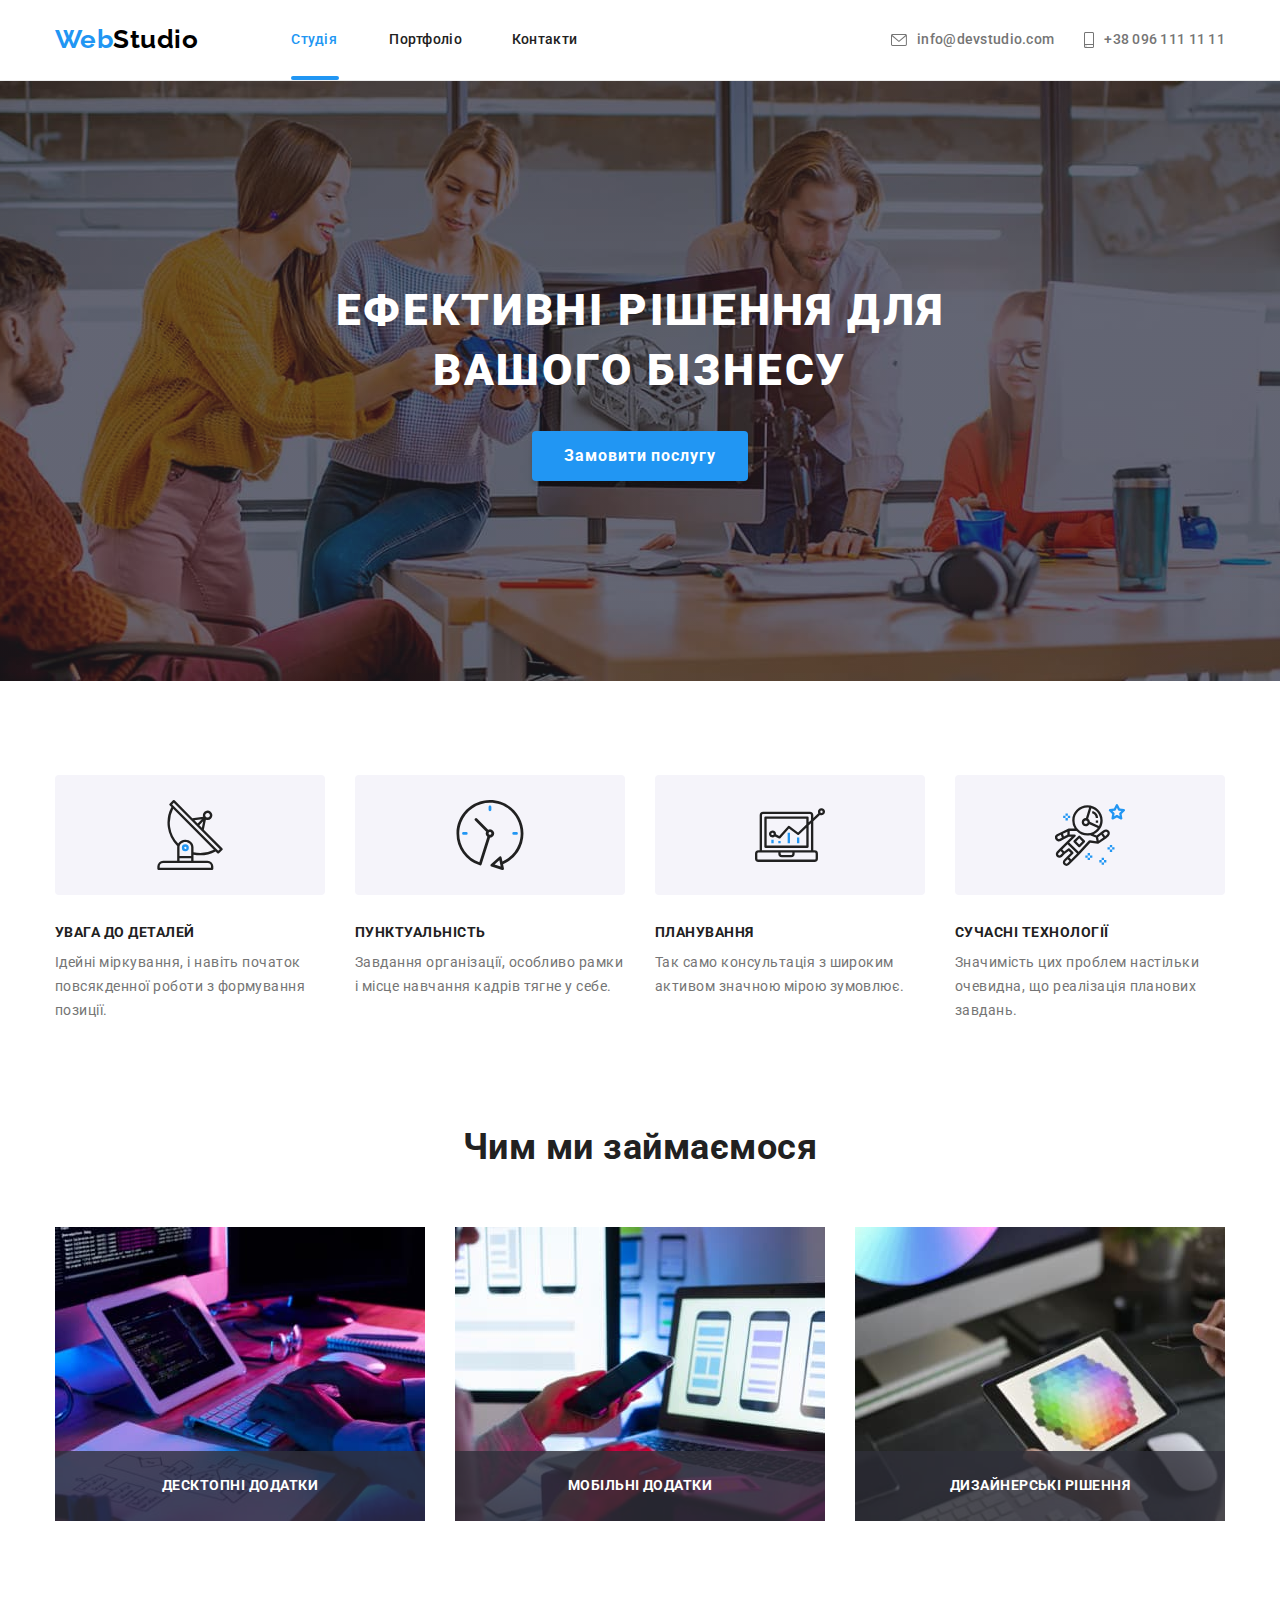
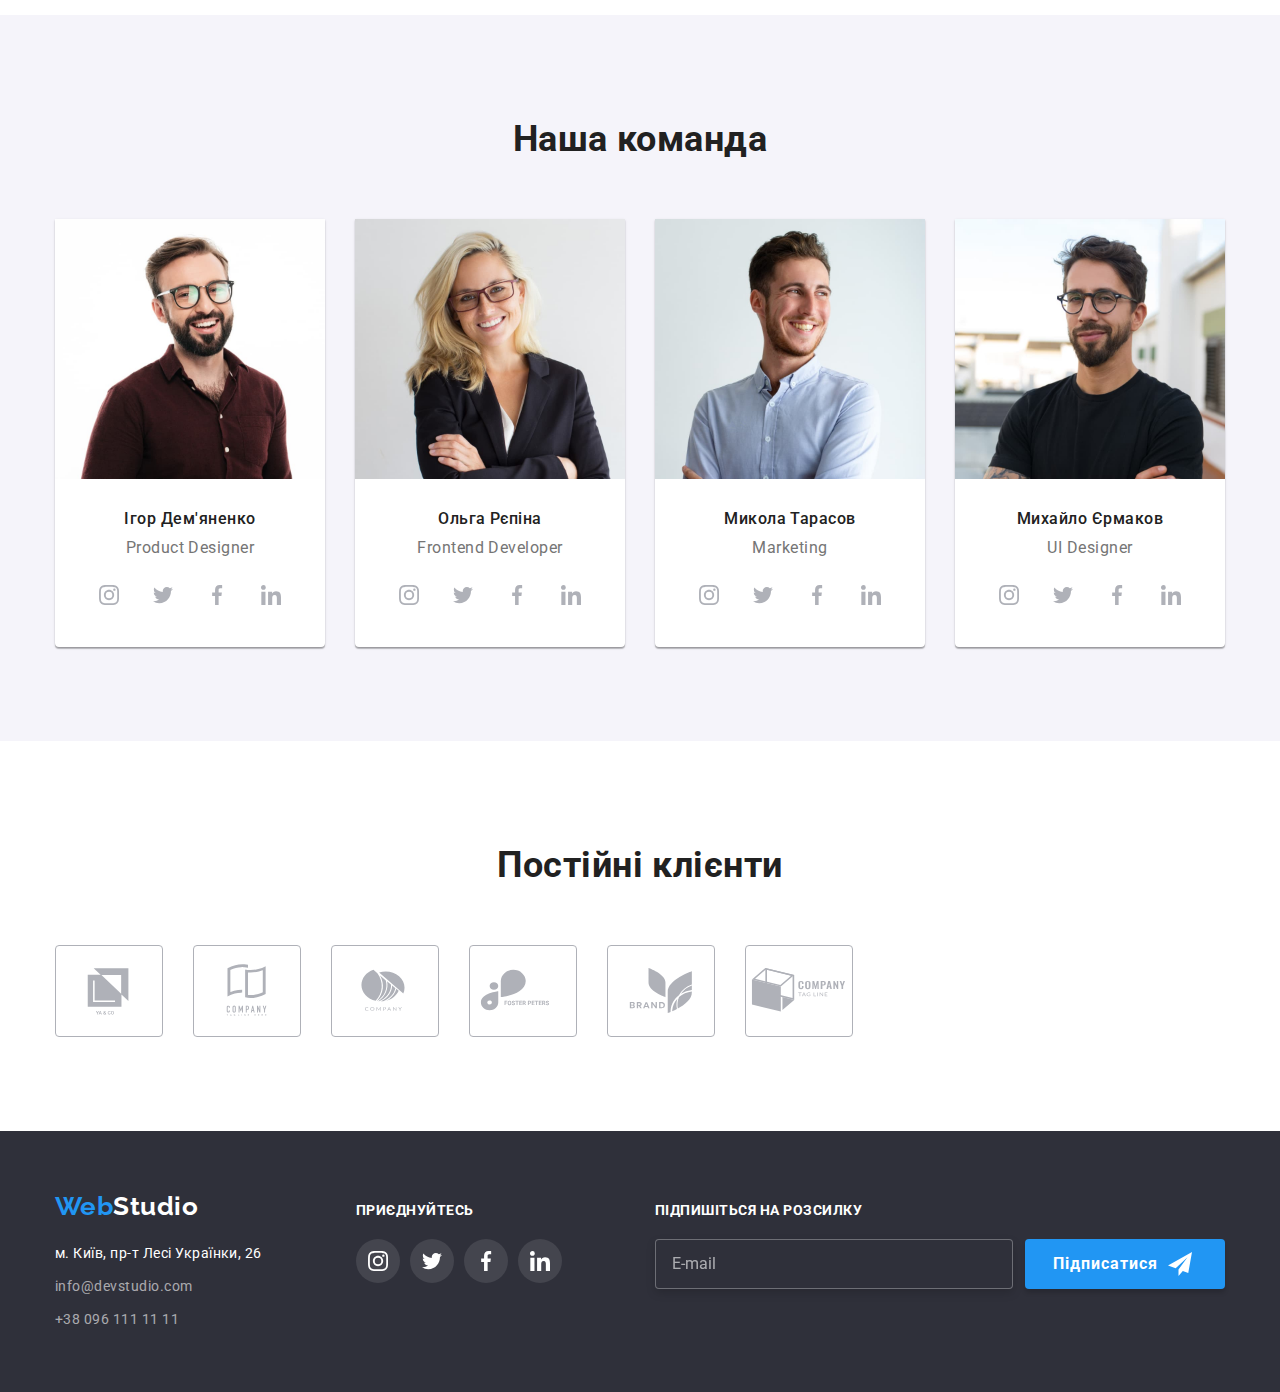
<file: index.html>
<!DOCTYPE html>
<html lang="uk">
  <head>
    <meta charset="UTF-8" />
    <meta http-equiv="X-UA-Compatible" content="IE=edge" />
    <meta name="viewport" content="width=device-width, initial-scale=1.0" />
    <title>Студія</title>
    <link rel="preconnect" href="https://fonts.googleapis.com" />
    <link rel="preconnect" href="https://fonts.gstatic.com" crossorigin />
    <link
      href="https://fonts.googleapis.com/css2?family=Raleway:wght@700&family=Roboto:wght@400;500;700;900&display=swap"
      rel="stylesheet"
    />
    <link
      rel="stylesheet"
      href="https://cdnjs.cloudflare.com/ajax/libs/modern-normalize/1.1.0/modern-normalize.min.css"
    />
    <link rel="stylesheet" href="./css/styles.css" />
  </head>
  <body>
    <header class="page-header">
      <div class="container main-nav">
        <nav class="header-nav">
          <a href="./index.html" class="logo link"
            >Web<span class="accent">Studio</span></a
          >
          <ul class="site-nav list">
            <li class="item">
              <a href="./index.html" class="link current">Студія</a>
            </li>
            <li class="item">
              <a href="./portfolio.html" class="link">Портфоліо</a>
            </li>
            <li class="item">
              <a href="#" class="link">Контакти</a>
            </li>
          </ul>
        </nav>
        <ul class="contacts-nav list">
          <li class="item">
            <a href="#" class="link">
              <svg class="contact-icon" width="16" height="12">
                <use href="./images/icons.svg#icon-envelope"></use>
              </svg>
              info@devstudio.com</a
            >
          </li>
          <li class="item">
            <a href="#" class="link">
              <svg class="contact-icon" width="10" height="16">
                <use href="./images/icons.svg#icon-smartphone"></use>
              </svg>
              +38 096 111 11 11</a
            >
          </li>
        </ul>
      </div>
    </header>
    <main>
      <section class="hero section">
        <div class="container">
          <h1 class="hero-title">Ефективні рішення для вашого бізнесу</h1>
          <button type="button" class="hero-button" data-modal-open>
            Замовити послугу
          </button>
        </div>
      </section>
      <section class="features section">
        <div class="container">
          <h2 class="title visually-hidden">Наші переваги</h2>
          <ul class="list">
            <li class="feature-item">
              <div class="feature-image">
                <svg width="70" height="70">
                  <use href="./images/icons.svg#icon-antenna"></use>
                </svg>
              </div>
              <h3 class="subtitle">Увага до деталей</h3>
              <p class="desc">
                Ідейні міркування, і навіть початок повсякденної роботи з
                формування позиції.
              </p>
            </li>
            <li class="feature-item">
              <div class="feature-image">
                <svg width="70" height="70">
                  <use href="./images/icons.svg#icon-clock"></use>
                </svg>
              </div>
              <h3 class="subtitle">Пунктуальність</h3>
              <p class="desc">
                Завдання організації, особливо рамки і місце навчання кадрів
                тягне у себе.
              </p>
            </li>
            <li class="feature-item">
              <div class="feature-image">
                <svg width="70" height="70">
                  <use href="./images/icons.svg#icon-diagram"></use>
                </svg>
              </div>
              <h3 class="subtitle">Планування</h3>
              <p class="desc">
                Так само консультація з широким активом значною мірою зумовлює.
              </p>
            </li>
            <li class="feature-item">
              <div class="feature-image">
                <svg width="70" height="70">
                  <use href="./images/icons.svg#icon-astronaut"></use>
                </svg>
              </div>
              <h3 class="subtitle">Сучасні технології</h3>
              <p class="desc">
                Значимість цих проблем настільки очевидна, що реалізація
                планових завдань.
              </p>
            </li>
          </ul>
        </div>
      </section>
      <section class="work section">
        <div class="container">
          <h2 class="title">Чим ми займаємося</h2>
          <ul class="list">
            <li class="work-item">
              <img
                src="./images/what-we-do-box1.jpg"
                alt="Людина працює за комп'ютером"
                width="370"
                height="294"
              />
              <h3 class="subtitle">Десктопні додатки</h3>
            </li>
            <li class="work-item">
              <img
                src="./images/what-we-do-box2.jpg"
                alt="Людина тримає в руках телефон і щось дивиться на екрані ноутбуку"
                width="370"
                height="294"
              />
              <h3 class="subtitle">Мобільні додатки</h3>
            </li>
            <li class="work-item">
              <img
                src="./images/what-we-do-box3.jpg"
                alt="Людина обирає колір з палітри кольорів"
                width="370"
                height="294"
              />
              <h3 class="subtitle">Дизайнерські рішення</h3>
            </li>
          </ul>
        </div>
      </section>
      <section class="team section">
        <div class="container">
          <h2 class="title">Наша команда</h2>
          <ul class="team-list list">
            <li class="card">
              <img
                src="./images/pruduct-designer.jpg"
                alt="Усміхнений хлопець в окулярах"
                width="270"
                height="260"
              />
              <div class="member-card">
                <h3 class="card-title">Ігор Дем'яненко</h3>
                <p lang="en" class="card-text">Product Designer</p>
                <ul class="team-social list">
                  <li class="team-social-item">
                    <a href="#" class="team-social-link">
                      <svg class="team-social-icon" width="20" height="20">
                        <use href="./images/icons.svg#icon-instagram"></use>
                      </svg>
                    </a>
                  </li>
                  <li class="team-social-item">
                    <a href="#" class="team-social-link">
                      <svg class="team-social-icon" width="20" height="20">
                        <use href="./images/icons.svg#icon-twitter"></use>
                      </svg>
                    </a>
                  </li>
                  <li class="team-social-item">
                    <a href="#" class="team-social-link">
                      <svg class="team-social-icon" width="20" height="20">
                        <use href="./images/icons.svg#icon-facebook"></use>
                      </svg>
                    </a>
                  </li>
                  <li class="team-social-item">
                    <a href="#" class="team-social-link">
                      <svg class="team-social-icon" width="20" height="20">
                        <use href="./images/icons.svg#icon-linkedin"></use>
                      </svg>
                    </a>
                  </li>
                </ul>
              </div>
            </li>
            <li class="card">
              <img
                src="./images/frontend-dev.jpg"
                alt="Усміхнена дівчина в окулярах"
                width="270"
                height="260"
              />
              <div class="member-card">
                <h3 class="card-title">Ольга Рєпіна</h3>
                <p lang="en" class="card-text">Frontend Developer</p>
                <ul class="team-social list">
                  <li class="team-social-item">
                    <a href="#" class="team-social-link">
                      <svg class="team-social-icon" width="20" height="20">
                        <use href="./images/icons.svg#icon-instagram"></use>
                      </svg>
                    </a>
                  </li>
                  <li class="team-social-item">
                    <a href="#" class="team-social-link">
                      <svg class="team-social-icon" width="20" height="20">
                        <use href="./images/icons.svg#icon-twitter"></use>
                      </svg>
                    </a>
                  </li>
                  <li class="team-social-item">
                    <a href="#" class="team-social-link">
                      <svg class="team-social-icon" width="20" height="20">
                        <use href="./images/icons.svg#icon-facebook"></use>
                      </svg>
                    </a>
                  </li>
                  <li class="team-social-item">
                    <a href="#" class="team-social-link">
                      <svg class="team-social-icon" width="20" height="20">
                        <use href="./images/icons.svg#icon-linkedin"></use>
                      </svg>
                    </a>
                  </li>
                </ul>
              </div>
            </li>
            <li class="card">
              <img
                src="./images/marketing.jpg"
                alt="Усміхнений хлопець"
                width="270"
                height="260"
              />
              <div class="member-card">
                <h3 class="card-title">Микола Тарасов</h3>
                <p lang="en" class="card-text">Marketing</p>
                <ul class="team-social list">
                  <li class="team-social-item">
                    <a href="#" class="team-social-link">
                      <svg class="team-social-icon" width="20" height="20">
                        <use href="./images/icons.svg#icon-instagram"></use>
                      </svg>
                    </a>
                  </li>
                  <li class="team-social-item">
                    <a href="#" class="team-social-link">
                      <svg class="team-social-icon" width="20" height="20">
                        <use href="./images/icons.svg#icon-twitter"></use>
                      </svg>
                    </a>
                  </li>
                  <li class="team-social-item">
                    <a href="#" class="team-social-link">
                      <svg class="team-social-icon" width="20" height="20">
                        <use href="./images/icons.svg#icon-facebook"></use>
                      </svg>
                    </a>
                  </li>
                  <li class="team-social-item">
                    <a href="#" class="team-social-link">
                      <svg class="team-social-icon" width="20" height="20">
                        <use href="./images/icons.svg#icon-linkedin"></use>
                      </svg>
                    </a>
                  </li>
                </ul>
              </div>
            </li>
            <li class="card">
              <img
                src="./images/ui-designer.jpg"
                alt="Хлопець з легкою посмішкою"
                width="270"
                height="260"
              />
              <div class="member-card">
                <h3 class="card-title">Михайло Єрмаков</h3>
                <p lang="en" class="card-text">UI Designer</p>
                <ul class="team-social list">
                  <li class="team-social-item">
                    <a href="#" class="team-social-link">
                      <svg class="team-social-icon" width="20" height="20">
                        <use href="./images/icons.svg#icon-instagram"></use>
                      </svg>
                    </a>
                  </li>
                  <li class="team-social-item">
                    <a href="#" class="team-social-link">
                      <svg class="team-social-icon" width="20" height="20">
                        <use href="./images/icons.svg#icon-twitter"></use>
                      </svg>
                    </a>
                  </li>
                  <li class="team-social-item">
                    <a href="#" class="team-social-link">
                      <svg class="team-social-icon" width="20" height="20">
                        <use href="./images/icons.svg#icon-facebook"></use>
                      </svg>
                    </a>
                  </li>
                  <li class="team-social-item">
                    <a href="#" class="team-social-link">
                      <svg class="team-social-icon" width="20" height="20">
                        <use href="./images/icons.svg#icon-linkedin"></use>
                      </svg>
                    </a>
                  </li>
                </ul>
              </div>
            </li>
          </ul>
        </div>
      </section>
      <section class="clients section">
        <div class="container">
          <h2 class="title">Постійні клієнти</h2>
          <ul class="clients-list list">
            <li class="client-item">
              <a href="#" class="client-link">
                <svg class="client-image" width="106" height="60">
                  <use href="./images/icons.svg#icon-logo-1"></use>
                </svg>
              </a>
            </li>
            <li class="client-item">
              <a href="#" class="client-link">
                <svg class="client-image" width="106" height="60">
                  <use href="./images/icons.svg#icon-logo-2"></use>
                </svg>
              </a>
            </li>
            <li class="client-item">
              <a href="#" class="client-link">
                <svg class="client-image" width="106" height="60">
                  <use href="./images/icons.svg#icon-logo-3"></use>
                </svg>
              </a>
            </li>
            <li class="client-item">
              <a href="#" class="client-link">
                <svg class="client-image" width="106" height="60">
                  <use href="./images/icons.svg#icon-logo-4"></use>
                </svg>
              </a>
            </li>
            <li class="client-item">
              <a href="#" class="client-link">
                <svg class="client-image" width="106" height="60">
                  <use href="./images/icons.svg#icon-logo-5"></use>
                </svg>
              </a>
            </li>
            <li class="client-item">
              <a href="#" class="client-link">
                <svg class="client-image" width="106" height="60">
                  <use href="./images/icons.svg#icon-logo-6"></use>
                </svg>
              </a>
            </li>
          </ul>
        </div>
      </section>
    </main>
    <footer class="page-footer">
      <div class="container">
        <div class="logo-address">
          <a href="./index.html" class="logo link"
            >Web<span class="accent">Studio</span></a
          >
          <address>
            <ul class="contacts list">
              <li class="footer-contact">
                <a
                  href="https://goo.gl/maps/CPtrU1FHBa2aNyZL9"
                  target="_blank"
                  rel="noopener noreferrer nofollow"
                  class="address link"
                  >м. Київ, пр-т Лесі Українки, 26</a
                >
              </li>
              <li class="footer-contact">
                <a href="mailto:info@devstudio.com" class="link"
                  >info@devstudio.com</a
                >
              </li>
              <li class="footer-contact">
                <a href="tel:+380961111111" class="link">+38 096 111 11 11</a>
              </li>
            </ul>
          </address>
        </div>

        <div class="company-socials">
          <h2 class="subtitle">Приєднуйтесь</h2>
          <ul class="company-social-list list">
            <li class="company-social-item">
              <a href="#" class="company-social-link">
                <svg class="company-social-icon" width="20" height="20">
                  <use href="./images/icons.svg#icon-instagram"></use>
                </svg>
              </a>
            </li>
            <li class="company-social-item">
              <a href="#" class="company-social-link">
                <svg class="company-social-icon" width="20" height="20">
                  <use href="./images/icons.svg#icon-twitter"></use>
                </svg>
              </a>
            </li>
            <li class="company-social-item">
              <a href="#" class="company-social-link">
                <svg class="company-social-icon" width="20" height="20">
                  <use href="./images/icons.svg#icon-facebook"></use>
                </svg>
              </a>
            </li>
            <li class="company-social-item">
              <a href="#" class="company-social-link">
                <svg class="company-social-icon" width="20" height="20">
                  <use href="./images/icons.svg#icon-linkedin"></use>
                </svg>
              </a>
            </li>
          </ul>
        </div>

        <div class="subscribe">
          <h2 class="subtitle">Підпишіться на розсилку</h2>
          <form class="subscribe-field">
            <input
              type="email"
              name="mail"
              placeholder="E-mail"
              class="subscribe-input"
            />
            <button type="submit" class="subscribe-button">
              Підписатися
              <svg class="subscribe-icon" width="24" height="24">
                <use href="./images/icons.svg#icon-send"></use>
              </svg>
            </button>
          </form>
        </div>
      </div>
    </footer>

    <div class="backdrop is-hidden" data-modal>
      <div class="modal">
        <h2 class="modal-title">Залиште свої дані, ми вам передзвонимо</h2>
        <button type="button" class="modal-close-button" data-modal-close>
          <svg width="18" height="18">
            <use href="./images/icons.svg#icon-close"></use>
          </svg>
        </button>

        <form class="request" name="contact-form">
          <div class="form-field">
            <label for="name" class="form-label">Ім'я</label>
            <div class="input-area">
              <input type="text" name="name" id="name" class="form-input" />
              <svg class="form-icon" width="18" height="18">
                <use href="./images/icons.svg#icon-person"></use>
              </svg>
            </div>
          </div>
          <div class="form-field">
            <label for="tel" class="form-label">Телефон</label>
            <div class="input-area">
              <input type="tel" name="tel" id="tel" class="form-input" />
              <svg class="form-icon" width="18" height="18">
                <use href="./images/icons.svg#icon-phone"></use>
              </svg>
            </div>
          </div>
          <div class="form-field">
            <label for="mail" class="form-label">Пошта</label>
            <div class="input-area">
              <input type="email" name="mail" id="mail" class="form-input" />
              <svg class="form-icon" width="18" height="18">
                <use href="./images/icons.svg#icon-email"></use>
              </svg>
            </div>
          </div>
          <div class="form-field comments">
            <label for="comment" class="form-label">Коментар</label>
            <textarea
              name="comment"
              id="comment"
              placeholder="Введіть текст"
              class="comment form-input"
            ></textarea>
          </div>
          <div class="form-field policy">
            <label>
              <input
                type="checkbox"
                class="checkbox visually-hidden"
                name="confirm"
                value="agree"
              />
              <span class="checkbox-icon"></span>Погоджуюся з розсилкою та
              приймаю&#160<a href="#" class="agreement-link">Умови договору</a>
            </label>
          </div>

          <button type="submit" class="send-button">Відправити</button>
        </form>
      </div>
    </div>
    <script src="./js/modal.js"></script>
  </body>
</html>
</file>
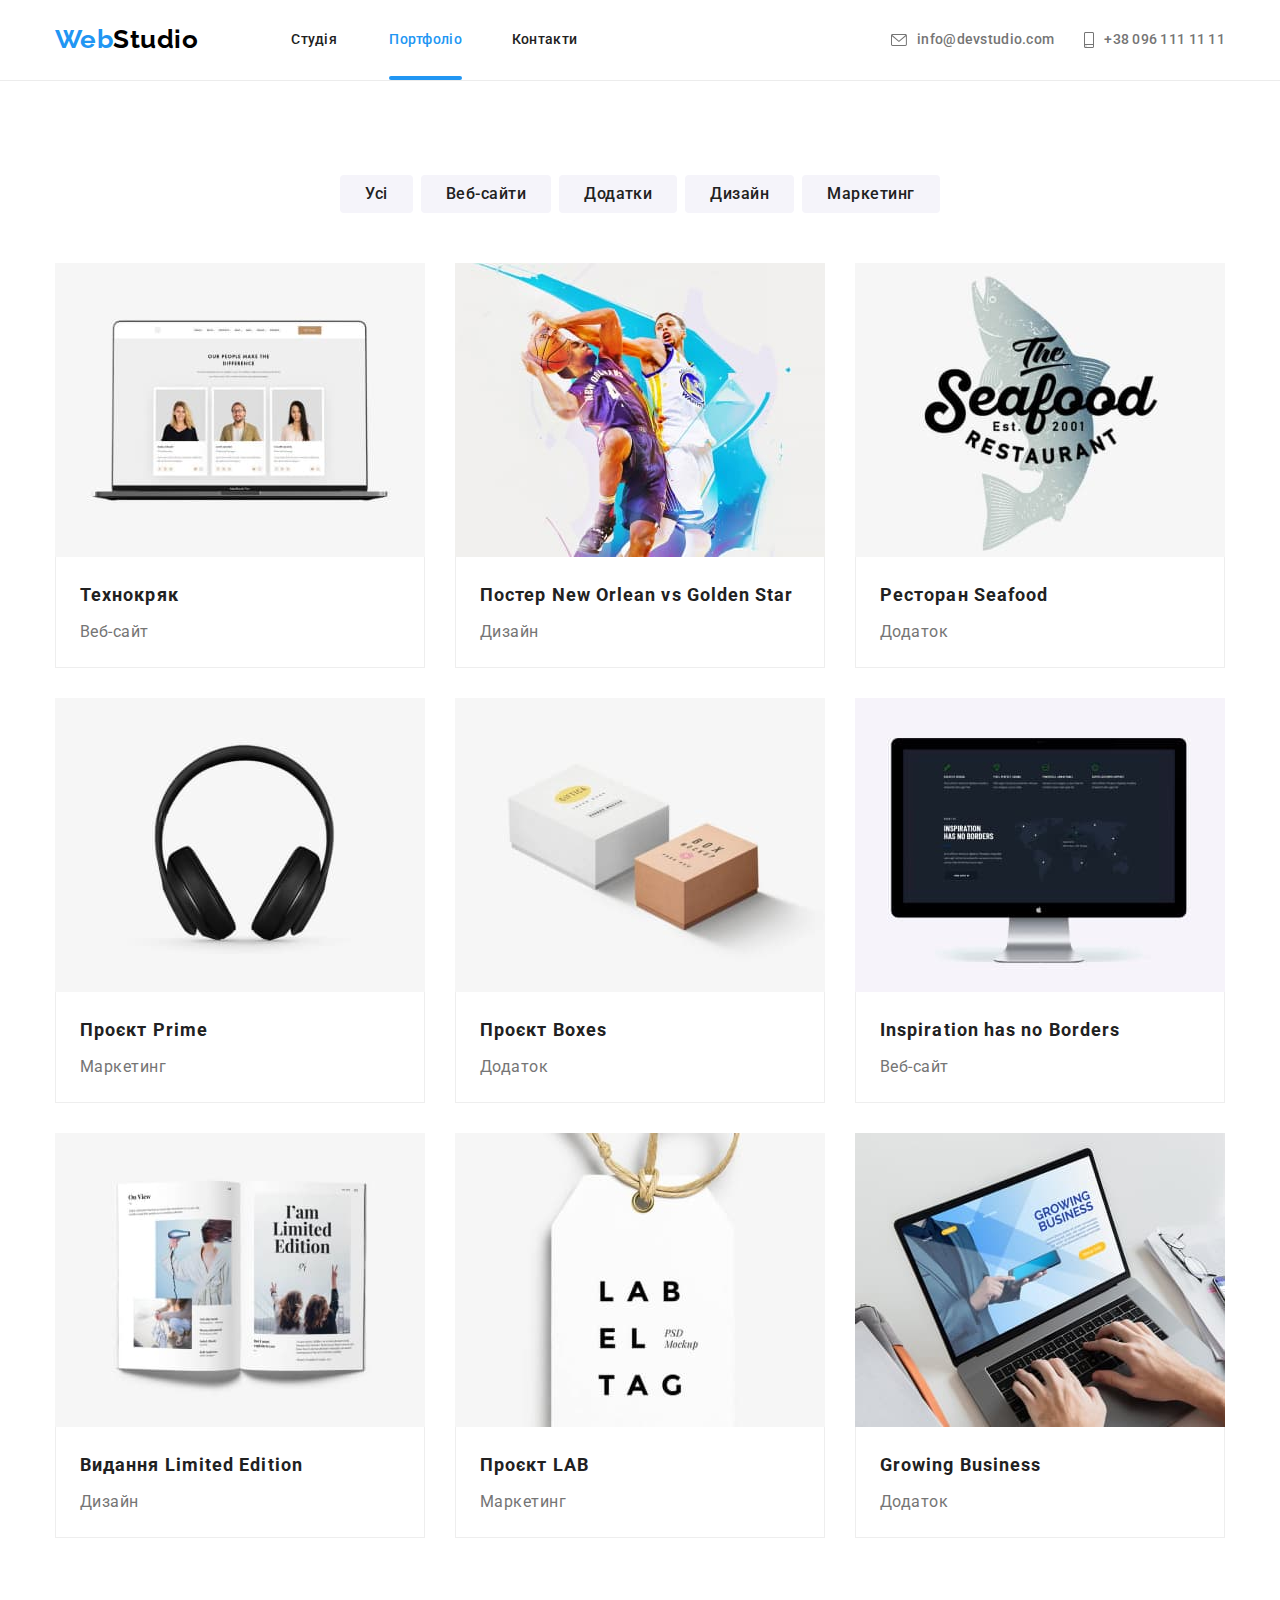
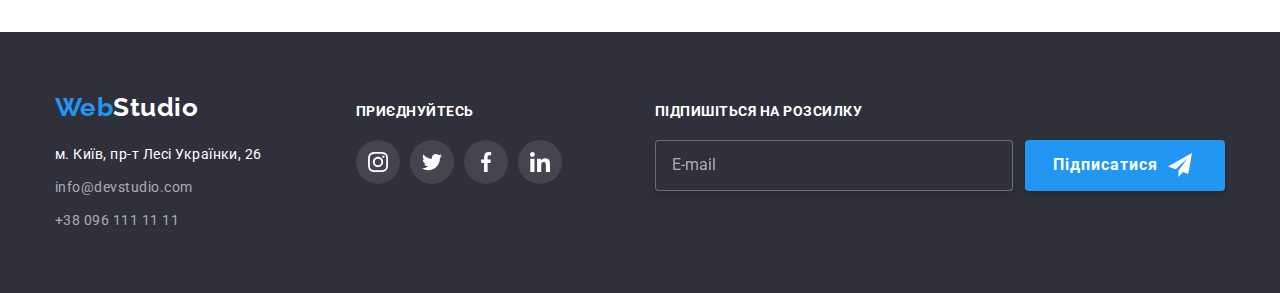
<file: portfolio.html>
<!DOCTYPE html>
<html lang="uk">
  <head>
    <meta charset="UTF-8" />
    <meta http-equiv="X-UA-Compatible" content="IE=edge" />
    <meta name="viewport" content="width=device-width, initial-scale=1.0" />
    <title>Портфоліо</title>
    <link rel="preconnect" href="https://fonts.googleapis.com" />
    <link rel="preconnect" href="https://fonts.gstatic.com" crossorigin />
    <link
      href="https://fonts.googleapis.com/css2?family=Raleway:wght@700&family=Roboto:wght@400;500;700;900&display=swap"
      rel="stylesheet"
    />
    <link
      rel="stylesheet"
      href="https://cdnjs.cloudflare.com/ajax/libs/modern-normalize/1.1.0/modern-normalize.min.css"
    />
    <link rel="stylesheet" href="./css/styles.css" />
  </head>
  <body>
    <header class="page-header">
      <div class="container main-nav">
        <nav class="header-nav">
          <a href="./index.html" class="logo link"
            >Web<span class="accent">Studio</span></a
          >
          <ul class="site-nav list">
            <li class="item">
              <a href="./index.html" class="link">Студія</a>
            </li>
            <li class="item">
              <a href="./portfolio.html" class="link current">Портфоліо</a>
            </li>
            <li class="item">
              <a href="#" class="link">Контакти</a>
            </li>
          </ul>
        </nav>
        <ul class="contacts-nav list">
          <li class="item">
            <a href="#" class="link">
              <svg class="contact-icon" width="16" height="12">
                <use href="./images/icons.svg#icon-envelope"></use>
              </svg>
              info@devstudio.com</a
            >
          </li>
          <li class="item">
            <a href="#" class="link">
              <svg class="contact-icon" width="10" height="16">
                <use href="./images/icons.svg#icon-smartphone"></use>
              </svg>
              +38 096 111 11 11</a
            >
          </li>
        </ul>
      </div>
    </header>
    <main>
      <section class="portfolio section">
        <div class="container">
          <h1 class="title visually-hidden">Наші роботи</h1>
          <div class="buttons-filters">
            <ul class="list buttons-list">
              <li><button type="button" class="button">Усі</button></li>
              <li><button type="button" class="button">Веб-сайти</button></li>
              <li><button type="button" class="button">Додатки</button></li>
              <li><button type="button" class="button">Дизайн</button></li>
              <li><button type="button" class="button">Маркетинг</button></li>
            </ul>
          </div>

          <ul class="projects list">
            <li class="project-card">
              <a href="#" class="link">
                <div class="project-thumb">
                  <img
                    src="./images/portfolio-technokryak.jpg"
                    alt="Ноутбук з візитівками людей на екрані"
                    width="370"
                  />
                  <div class="project-overlay">
                    Ресурс пропонує комплексні пропозиції з різним рівнем
                    функціоналу та сервісів. Все це дозволить відвідувачу
                    отримати вичерпні відомості про компанію чи приватну особу.
                  </div>
                </div>
                <div class="project-description">
                  <h2 class="project-title">Технокряк</h2>
                  <p class="project-category">Веб-сайт</p>
                </div>
              </a>
            </li>
            <li class="project-card">
              <a href="#" class="link">
                <div class="project-thumb">
                  <img
                    src="./images/portfolio-poster-neworlean.jpg"
                    alt="Гра в баскетбол"
                    width="370"
                  />
                  <div class="project-overlay">
                    Ресурс пропонує комплексні пропозиції з різним рівнем
                    функціоналу та сервісів. Все це дозволить відвідувачу
                    отримати вичерпні відомості про компанію чи приватну особу.
                  </div>
                </div>

                <div class="project-description">
                  <h2 class="project-title">
                    Постер <span lang="en">New Orlean vs Golden Star</span>
                  </h2>
                  <p class="project-category">Дизайн</p>
                </div>
              </a>
            </li>
            <li class="project-card">
              <a href="#" class="link">
                <div class="project-thumb">
                  <img
                    src="./images/portfolio-seafood.jpg"
                    alt="Логотип ресторану"
                    width="370"
                  />
                  <div class="project-overlay">
                    Ресурс пропонує комплексні пропозиції з різним рівнем
                    функціоналу та сервісів. Все це дозволить відвідувачу
                    отримати вичерпні відомості про компанію чи приватну особу.
                  </div>
                </div>

                <div class="project-description">
                  <h2 class="project-title">
                    Ресторан <span lang="en">Seafood</span>
                  </h2>
                  <p class="project-category">Додаток</p>
                </div>
              </a>
            </li>
            <li class="project-card">
              <a href="#" class="link">
                <div class="project-thumb">
                  <img
                    src="./images/portfolio-prime.jpg"
                    alt="Навушники"
                    width="370"
                  />
                  <div class="project-overlay">
                    Ресурс пропонує комплексні пропозиції з різним рівнем
                    функціоналу та сервісів. Все це дозволить відвідувачу
                    отримати вичерпні відомості про компанію чи приватну особу.
                  </div>
                </div>

                <div class="project-description">
                  <h2 class="project-title">
                    Проєкт <span lang="en">Prime</span>
                  </h2>
                  <p class="project-category">Маркетинг</p>
                </div>
              </a>
            </li>
            <li class="project-card">
              <a href="#" class="link">
                <div class="project-thumb">
                  <img
                    src="./images/portfolio-boxes.jpg"
                    alt="Дві коробки"
                    width="370"
                  />
                  <div class="project-overlay">
                    Ресурс пропонує комплексні пропозиції з різним рівнем
                    функціоналу та сервісів. Все це дозволить відвідувачу
                    отримати вичерпні відомості про компанію чи приватну особу.
                  </div>
                </div>

                <div class="project-description">
                  <h2 class="project-title">
                    Проєкт <span lang="en">Boxes</span>
                  </h2>
                  <p class="project-category">Додаток</p>
                </div>
              </a>
            </li>
            <li class="project-card">
              <a href="#" class="link">
                <div class="project-thumb">
                  <img
                    src="./images/portfolio-ispirations.jpg"
                    alt="Монітор з інформацією проекту"
                    width="370"
                  />
                  <div class="project-overlay">
                    Ресурс пропонує комплексні пропозиції з різним рівнем
                    функціоналу та сервісів. Все це дозволить відвідувачу
                    отримати вичерпні відомості про компанію чи приватну особу.
                  </div>
                </div>

                <div class="project-description">
                  <h2 lang="en" class="project-title">
                    Inspiration has no Borders
                  </h2>
                  <p class="project-category">Веб-сайт</p>
                </div>
              </a>
            </li>
            <li class="project-card">
              <a href="#" class="link">
                <div class="project-thumb">
                  <img
                    src="./images/portfolio-limited-edition.jpg"
                    alt="Розгорнута книга"
                    width="370"
                  />
                  <div class="project-overlay">
                    Ресурс пропонує комплексні пропозиції з різним рівнем
                    функціоналу та сервісів. Все це дозволить відвідувачу
                    отримати вичерпні відомості про компанію чи приватну особу.
                  </div>
                </div>

                <div class="project-description">
                  <h2 class="project-title">
                    Видання <span lang="en">Limited Edition</span>
                  </h2>
                  <p class="project-category">Дизайн</p>
                </div>
              </a>
            </li>
            <li class="project-card">
              <a href="#" class="link">
                <div class="project-thumb">
                  <img
                    src="./images/portfolio-lab.jpg"
                    alt="Ярлик з написом"
                    width="370"
                  />
                  <div class="project-overlay">
                    Ресурс пропонує комплексні пропозиції з різним рівнем
                    функціоналу та сервісів. Все це дозволить відвідувачу
                    отримати вичерпні відомості про компанію чи приватну особу.
                  </div>
                </div>

                <div class="project-description">
                  <h2 class="project-title">
                    Проєкт <span lang="en">LAB</span>
                  </h2>
                  <p class="project-category">Маркетинг</p>
                </div>
              </a>
            </li>
            <li class="project-card">
              <a href="#" class="link">
                <div class="project-thumb">
                  <img
                    src="./images/portfolio-growing-business.jpg"
                    alt="Людина працює за ноутбуком"
                    width="370"
                  />
                  <div class="project-overlay">
                    Ресурс пропонує комплексні пропозиції з різним рівнем
                    функціоналу та сервісів. Все це дозволить відвідувачу
                    отримати вичерпні відомості про компанію чи приватну особу.
                  </div>
                </div>

                <div class="project-description">
                  <h2 lang="en" class="project-title">Growing Business</h2>
                  <p class="project-category">Додаток</p>
                </div>
              </a>
            </li>
          </ul>
        </div>
      </section>
    </main>
    <footer class="page-footer">
      <div class="container">
        <div class="logo-address">
          <a href="./index.html" class="logo link"
            >Web<span class="accent">Studio</span></a
          >
          <address>
            <ul class="contacts list">
              <li class="footer-contact">
                <a
                  href="https://goo.gl/maps/CPtrU1FHBa2aNyZL9"
                  target="_blank"
                  rel="noopener noreferrer nofollow"
                  class="address link"
                  >м. Київ, пр-т Лесі Українки, 26</a
                >
              </li>
              <li class="footer-contact">
                <a href="mailto:info@devstudio.com" class="contact link"
                  >info@devstudio.com</a
                >
              </li>
              <li class="footer-contact">
                <a href="tel:+380961111111" class="contact link"
                  >+38 096 111 11 11</a
                >
              </li>
            </ul>
          </address>
        </div>
        <div class="company-socials">
          <h2 class="subtitle">Приєднуйтесь</h2>
          <ul class="company-social-list list">
            <li class="company-social-item">
              <a href="#" class="company-social-link">
                <svg class="company-social-icon" width="20" height="20">
                  <use href="./images/icons.svg#icon-instagram"></use>
                </svg>
              </a>
            </li>
            <li class="company-social-item">
              <a href="#" class="company-social-link">
                <svg class="company-social-icon" width="20" height="20">
                  <use href="./images/icons.svg#icon-twitter"></use>
                </svg>
              </a>
            </li>
            <li class="company-social-item">
              <a href="#" class="company-social-link">
                <svg class="company-social-icon" width="20" height="20">
                  <use href="./images/icons.svg#icon-facebook"></use>
                </svg>
              </a>
            </li>
            <li class="company-social-item">
              <a href="#" class="company-social-link">
                <svg class="company-social-icon" width="20" height="20">
                  <use href="./images/icons.svg#icon-linkedin"></use>
                </svg>
              </a>
            </li>
          </ul>
        </div>

        <div class="subscribe">
          <h2 class="subtitle">Підпишіться на розсилку</h2>
          <form class="subscribe-field">
            <input
              type="email"
              name="mail"
              placeholder="E-mail"
              class="subscribe-input"
            />
            <button type="submit" class="subscribe-button">
              Підписатися
              <svg class="subscribe-icon" width="24" height="24">
                <use href="./images/icons.svg#icon-send"></use>
              </svg>
            </button>
          </form>
        </div>
      </div>
    </footer>
  </body>
</html>
</file>
<file: css/styles.css>
:root {
  --primary-text-color: #212121;
  --secondary-text-color: #757575;
  --accent-color: #2196f3;
  --hero-button-active-color: #188ce8;
  --color-white: #ffffff;
  --color-black: #000000;
  --footer-contacts-color: rgba(255, 255, 255, 0.6);
  --dark-bg-color: #2f303a;
  --secondary-bg-color: #f5f4fa;
  --header-border: #ececec;
  --card-border-color: #eee;
  --gradient: linear-gradient(rgba(47, 48, 58, 0.4), rgba(47, 48, 58, 0.4));
  --hero-bg-color: #c4c4c4;
  --icon-color: #afb1b8;
  --footer-icon-bg-color: rgba(255, 255, 255, 0.1);
  --overlay-color: rgba(47, 48, 58, 0.8);
  --timing-function: cubic-bezier(0.4, 0, 0.2, 1);
}

body {
  color: var(--secondary-text-color);
  background-color: var(--color-white);
  font-family: Roboto, sans-serif;
  font-size: 16px;
  line-height: 1.19;
  letter-spacing: 0.03em;
}

.list {
  padding: 0;
  margin: 0;
  list-style: none;
}

.link {
  text-decoration: none;
}

.container {
  width: 1200px;
  padding-left: 15px;
  padding-right: 15px;
  margin: 0 auto;
}

.section {
  padding: 94px 0;
}

p {
  margin-top: 0;
  margin-bottom: 0;
}

img {
  display: block;
  max-width: 100%;
  height: auto;
}

/* Header */
.main-nav {
  display: flex;
  align-items: center;
}

/* logo */

.page-footer .logo {
  margin-top: 0;
  margin-bottom: 20px;
}

.logo {
  display: inline-block;

  color: var(--accent-color);
  font-family: Raleway, sans-serif;
  font-weight: 700;
  font-size: 26px;
  line-height: 1.2;
}

.page-header .accent {
  color: var(--color-black);
}

.page-footer .accent {
  color: var(--color-white);
}

/* header site-nav */

.page-header {
  border-bottom: 1px solid var(--header-border);
}

.header-nav {
  display: flex;
  align-items: center;
}

.site-nav {
  display: flex;
  margin-left: 93px;
}

.site-nav .item {
  min-width: 48px;
}

.site-nav .item:not(:last-child) {
  margin-right: 50px;
}

.site-nav .link {
  display: block;
  padding-top: 32px;
  padding-bottom: 32px;

  color: var(--primary-text-color);
  font-weight: 500;
  font-size: 14px;
  line-height: 1.14;
  letter-spacing: 0.02em;

  transition: color 250ms var(--timing-function);
}

.site-nav .link:hover,
.site-nav .link:focus {
  color: var(--accent-color);
}

.site-nav .link.current {
  position: relative;
  color: var(--accent-color);
}

.site-nav .link.current::after {
  content: "";
  display: inline-block;
  position: absolute;
  bottom: 0;
  left: 0;
  width: 100%;
  height: 4px;

  background-color: var(--accent-color);
  border-radius: 2px;
}

/* Contacts-nav */

.contacts-nav {
  display: flex;
  margin-left: auto;
  gap: 30px;
}

.contacts-nav .link {
  display: flex;
  align-items: center;
  color: var(--secondary-text-color);
  font-weight: 500;
  font-size: 14px;
  line-height: 1.14;
  letter-spacing: 0.02em;
  fill: var(--secondary-text-color);

  transition: fill 250ms var(--timing-function),
    color 250ms var(--timing-function);
}

.contact-icon {
  margin-right: 10px;
}

.contacts-nav .link:hover,
.contacts-nav .link:focus {
  color: var(--accent-color);
  fill: var(--accent-color);
}

/* hero */

.hero {
  background-color: var(--dark-bg-color);
  text-align: center;
}

.hero.section {
  padding-top: 200px;
  padding-bottom: 200px;
  height: 600px;
  max-width: 1600px;
  margin-left: auto;
  margin-right: auto;
  background-color: var(--hero-bg-color);
  background-image: var(--gradient), url(../images/hero-image.jpg);
  background-repeat: no-repeat;
  background-size: cover;
  background-position: center;
}

.hero-title {
  margin-top: 0;
  margin-bottom: 30px;
  max-width: 696px;
  margin-right: auto;
  margin-left: auto;
  color: var(--color-white);
  font-weight: 900;
  font-size: 44px;
  line-height: 1.36;
  letter-spacing: 0.06em;
  text-transform: uppercase;
}

.hero-button,
.subscribe-button,
.send-button {
  display: inline-block;
  border-radius: 4px;
  padding: 10px 32px;
  min-width: 200px;
  border: 0;
  box-shadow: 0px 4px 4px rgba(0, 0, 0, 0.15);

  color: var(--color-white);
  background-color: var(--accent-color);
  font-family: inherit;
  font-weight: 700;
  font-size: 16px;
  line-height: 1.88;
  letter-spacing: 0.06em;
  text-align: center;

  cursor: pointer;

  transition: background-color 250ms var(--timing-function);
}

.hero-button:hover,
.send-button:hover {
  background-color: var(--hero-button-active-color);
}

/* sections */
.title {
  margin-top: 0;
  margin-bottom: 50px;

  color: var(--primary-text-color);
  font-size: 36px;
  line-height: 1.67;
  text-align: center;
}

.visually-hidden {
  position: absolute;
  white-space: nowrap;
  width: 1px;
  height: 1px;
  overflow: hidden;
  border: 0;
  padding: 0;
  clip: rect(0 0 0 0);
  clip-path: inset(50%);
  margin: -1px;
}

/* Main page Flexboxes */
.features .list,
.work .list,
.team-list,
.clients-list {
  display: flex;
  gap: 30px;
}

/* Features */

.feature-item {
  flex-basis: calc((100%-90px) / 4);
}

.feature-image {
  display: flex;
  align-items: center;
  justify-content: center;
  width: 270px;
  height: 120px;
  background-color: var(--secondary-bg-color);
  border-radius: 4px;
  margin-bottom: 30px;
}

.subtitle {
  margin-top: 0;
  margin-bottom: 10px;

  color: var(--primary-text-color);
  font-size: 14px;
  line-height: 1.14;
  text-transform: uppercase;
}

.features .desc {
  font-size: 14px;
  line-height: 1.71;
}

/* Work */
.work.section {
  padding: 0 0 94px;
}

.work-item {
  flex-basis: calc((100%-60px) / 3);
  position: relative;
}

.work-item .subtitle {
  width: 100%;
  padding-top: 27px;
  padding-bottom: 27px;
  margin-bottom: 0;
  text-align: center;
  background-color: var(--overlay-color);
  color: var(--color-white);

  position: absolute;
  bottom: 0;
}

/* Team */
.team {
  background-color: var(--secondary-bg-color);
}

.team .card {
  flex-basis: calc((100%-90px) / 4);
  border-radius: 0px 0px 4px 4px;
  box-shadow: 0px 1px 3px rgba(0, 0, 0, 0.12), 0px 1px 1px rgba(0, 0, 0, 0.14),
    0px 2px 1px rgba(0, 0, 0, 0.2);
  background-color: var(--color-white);
}

.member-card {
  padding-top: 30px;
  padding-bottom: 30px;
  text-align: center;
}

.team .card-title {
  margin-top: 0;
  margin-bottom: 10px;

  color: var(--primary-text-color);
  font-weight: 500;
  font-size: 16px;
}

.team .card-text {
  margin-bottom: 16px;
}

.team .card {
  flex-basis: calc((100%-90px) / 4);
  border-radius: 0px 0px 4px 4px;
  background-color: var(--color-white);
}

.team-social {
  display: flex;
  justify-content: center;
  gap: 10px;
}

.team-social-item {
  width: 44px;
  height: 44px;
}

.team-social-link {
  display: flex;
  align-items: center;
  justify-content: center;
  width: 100%;
  height: 100%;
  border-radius: 50%;
  fill: var(--icon-color);

  transition: fill 250ms var(--timing-function),
    background-color 250ms var(--timing-function);
}

.team-social-link:hover,
.team-social-link:focus {
  background-color: var(--accent-color);
  fill: var(--color-white);
}

/* Clients */

.client-item {
  width: calc((100%-150px) / 6);
  height: 92px;
}

.client-link {
  display: flex;
  align-items: center;
  justify-content: center;
  width: 100%;
  height: 100%;
  border: 1px solid var(--icon-color);
  border-radius: 4px;
  fill: var(--icon-color);

  transition: border-color 250ms var(--timing-function),
    fill 250ms var(--timing-function);
}

.client-link:hover,
.client-link:focus {
  border-color: var(--accent-color);
  fill: var(--accent-color);
}

/* Portfolio */

.projects {
  display: flex;
  flex-wrap: wrap;
  gap: 30px;
}

.project-card {
  flex-basis: ((100%-60px)/3);

  transition: box-shadow 250ms var(--timing-function);
}

.project-thumb {
  position: relative;
  width: 370px;
  overflow: hidden;
}

.project-overlay {
  position: absolute;
  top: 0;
  left: 0;
  width: 100%;
  height: 100%;

  transform: translateY(100%);
  transition: transform 250ms var(--timing-function);

  padding: 63px 24px;
  font-size: 18px;
  line-height: 1.56;
  color: var(--color-white);
  background-color: rgba(33, 150, 243, 0.9);
}

.project-description {
  padding: 20px 24px;
  border: 1px solid var(--card-border-color);
  border-top: 0;
}

.project-title {
  margin-top: 0;
  margin-bottom: 4px;

  color: var(--primary-text-color);
  font-size: 18px;
  line-height: 2;
  letter-spacing: 0.06em;
}

.project-category {
  color: var(--secondary-text-color);
  line-height: 1.88;
}

.project-card:hover,
.project-card:focus {
  box-shadow: 0px 1px 1px rgba(0, 0, 0, 0.12), 0px 4px 4px rgba(0, 0, 0, 0.06),
    1px 4px 6px rgba(0, 0, 0, 0.16);
}

.project-card:hover .project-overlay,
.project-card:focus .project-overlay {
  transform: translateY(0);
}

/* button */

.buttons-filters {
  margin-bottom: 34px;
  padding-bottom: 16px;
}

.buttons-list {
  display: flex;
  justify-content: center;
  gap: 8px;
}

.button {
  border-radius: 4px;
  padding: 6px 22px;
  border: 0;

  color: var(--primary-text-color);
  background-color: var(--secondary-bg-color);
  font-family: inherit;
  font-weight: 500;
  font-size: 16px;
  line-height: 1.63;
  letter-spacing: 0.03em;
  cursor: pointer;

  transition: color 250ms var(--timing-function),
    background-color 250ms var(--timing-function),
    box-shadow 250ms var(--timing-function);
}

.button:first-child {
  padding-right: 25px;
  padding-left: 25px;
}

.button:hover,
.button:focus {
  color: var(--color-white);
  background-color: var(--accent-color);
  box-shadow: 0px 3px 1px rgba(0, 0, 0, 0.1), 0px 1px 2px rgba(0, 0, 0, 0.08),
    0px 2px 2px rgba(0, 0, 0, 0.12);
}

/* footer */

.page-footer {
  padding-top: 60px;
  padding-bottom: 60px;

  background-color: var(--dark-bg-color);
}

.page-footer .container {
  display: flex;
  align-items: baseline;
}

.logo-address {
  margin-right: 70px;
}

.footer-contact {
  width: 231px;
}

.footer-contact:not(:last-child) {
  margin-bottom: 9px;
}

.contacts .link {
  color: var(--footer-contacts-color);
  font-style: normal;
  font-size: 14px;
  line-height: 1.71;

  transition: color 250ms var(--timing-function);
}

.contacts .address.link {
  color: var(--color-white);
}

.contacts .link:hover,
.contacts .link:focus {
  color: var(--accent-color);
}

/* Company socials */

.company-socials {
  margin-right: 93px;
}

.company-socials .subtitle,
.subscribe .subtitle {
  color: var(--color-white);
  margin-bottom: 20px;
}
.company-social-list {
  display: flex;
  gap: 10px;
}

.company-social-item {
  width: 44px;
  height: 44px;
}

.company-social-link {
  display: flex;
  align-items: center;
  justify-content: center;
  width: 100%;
  height: 100%;
  border-radius: 50%;
  background: var(--footer-icon-bg-color);
  fill: var(--color-white);

  transition: background-color 250ms var(--timing-function);
}

.company-social-link:hover,
.company-social-link:focus {
  background-color: var(--accent-color);
}

/* Subscribe */

.subscribe-field {
  display: flex;
  gap: 12px;
}

.subscribe-input {
  width: 358px;
  padding: 15px 16px;
  background-color: var(--dark-bg-color);
  border: 1px solid rgba(255, 255, 255, 0.3);
  filter: drop-shadow(0px 4px 4px rgba(0, 0, 0, 0.15));
  border-radius: 4px;
  font-size: 16px;
  color: var(--color-white);
}

.subscribe-input::placeholder {
  color: rgba(255, 255, 255, 0.6);
  line-height: 1.25;
}

.subscribe-button {
  display: flex;
  width: 200px;
  padding: 10px 28px;
  align-items: center;
  gap: 10px;
  fill: var(--color-white);
}

/* Модальне вікно - Modal */
.backdrop {
  position: fixed;
  top: 0;
  left: 0;
  width: 100%;
  height: 100%;
  background: rgba(0, 0, 0, 0.2);

  opacity: 1;
  visibility: visible;
  transition: opacity 250ms var(--timing-function),
    visibility 250ms var(--timing-function);
}

.backdrop.is-hidden {
  opacity: 0;
  pointer-events: none;
  visibility: hidden;
}

.backdrop.is-hidden .modal {
  transform: translate(-50%, -50%) scale(0.8);
}

.modal {
  position: absolute;
  top: 50%;
  left: 50%;

  min-width: 528px;
  min-height: 581px;

  padding: 40px;

  background-color: var(--color-white);
  box-shadow: 0px 1px 3px rgba(0, 0, 0, 0.12), 0px 1px 1px rgba(0, 0, 0, 0.14),
    0px 2px 1px rgba(0, 0, 0, 0.2);
  border-radius: 4px;

  transform: translate(-50%, -50%) scale(1);
  transition: transform 250ms var(--timing-function);
}

.modal-title {
  margin-top: 0;
  margin-bottom: 12px;
  font-size: 20px;
  line-height: 1.15;
  text-align: center;
  color: var(--primary-text-color);
}

.modal-close-button {
  position: absolute;
  top: 8px;
  right: 8px;
  display: flex;
  width: 30px;
  height: 30px;
  border-radius: 50%;
  padding: 0;
  justify-content: center;
  align-items: center;
  background-color: var(--color-white);
  border: 1px solid rgba(0, 0, 0, 0.1);
  cursor: pointer;
  fill: var(--color-black);

  transition: fill 250ms var(--timing-function);
}

.modal-close-button:hover {
  fill: var(--accent-color);
}

.form-field {
  display: flex;
  flex-direction: column;
  margin-bottom: 10px;
}

.form-label {
  margin-bottom: 4px;
  font-size: 12px;
  line-height: 1.17;
  letter-spacing: 0.01em;
}

.input-area {
  position: relative;
}

.form-input {
  width: 100%;
  padding: 11px 12px 11px 35px;
  border-radius: 4px;
  border: 1px solid rgba(33, 33, 33, 0.2);
  outline: none;

  transition: border-color 250ms var(--timing-function);
}

.form-icon {
  position: absolute;
  top: 50%;
  left: 12px;
  transform: translateY(-50%);
  fill: var(--primary-text-color);

  transition: fill 250ms var(--timing-function);
}

.form-input:focus {
  border-color: var(--accent-color);
}

.form-input:focus + .form-icon {
  fill: var(--accent-color);
}

.comment {
  resize: none;
  width: 100%;
  height: 120px;
  padding: 12px 16px;
}

.comment::placeholder {
  font-size: 12px;
  line-height: 1.17;
  letter-spacing: 0.01em;
  color: rgba(117, 117, 117, 0.5);
  opacity: 0.8;
}

.form-field.comments {
  margin-bottom: 20px;
}

.form-field.policy {
  margin-bottom: 30px;
  flex-direction: row;
}

.agreement-link {
  color: var(--accent-color);
}

.send-button {
  display: block;
  margin-left: auto;
  margin-right: auto;
  padding: 10px 52px;
}

.checkbox {
  appearance: none;
}

.checkbox-icon {
  display: inline-block;
  width: 16px;
  height: 15px;
  margin-right: 8px;
  border-radius: 2px;
  border: 2px solid var(--primary-text-color);
}

.checkbox:checked + .checkbox-icon {
  background-color: var(--accent-color);
  border-color: var(--accent-color);
  background-image: url(../images/check.svg);
  background-repeat: no-repeat;
  background-position: center;
  background-origin: border-box;
}

.form-field.policy {
  display: flex;
  justify-content: center;
  align-items: center;
}

.form-field.policy label {
  display: flex;
  align-items: center;
  text-align: center;
  font-size: 14px;
  line-height: 1.71;
}
</file>
